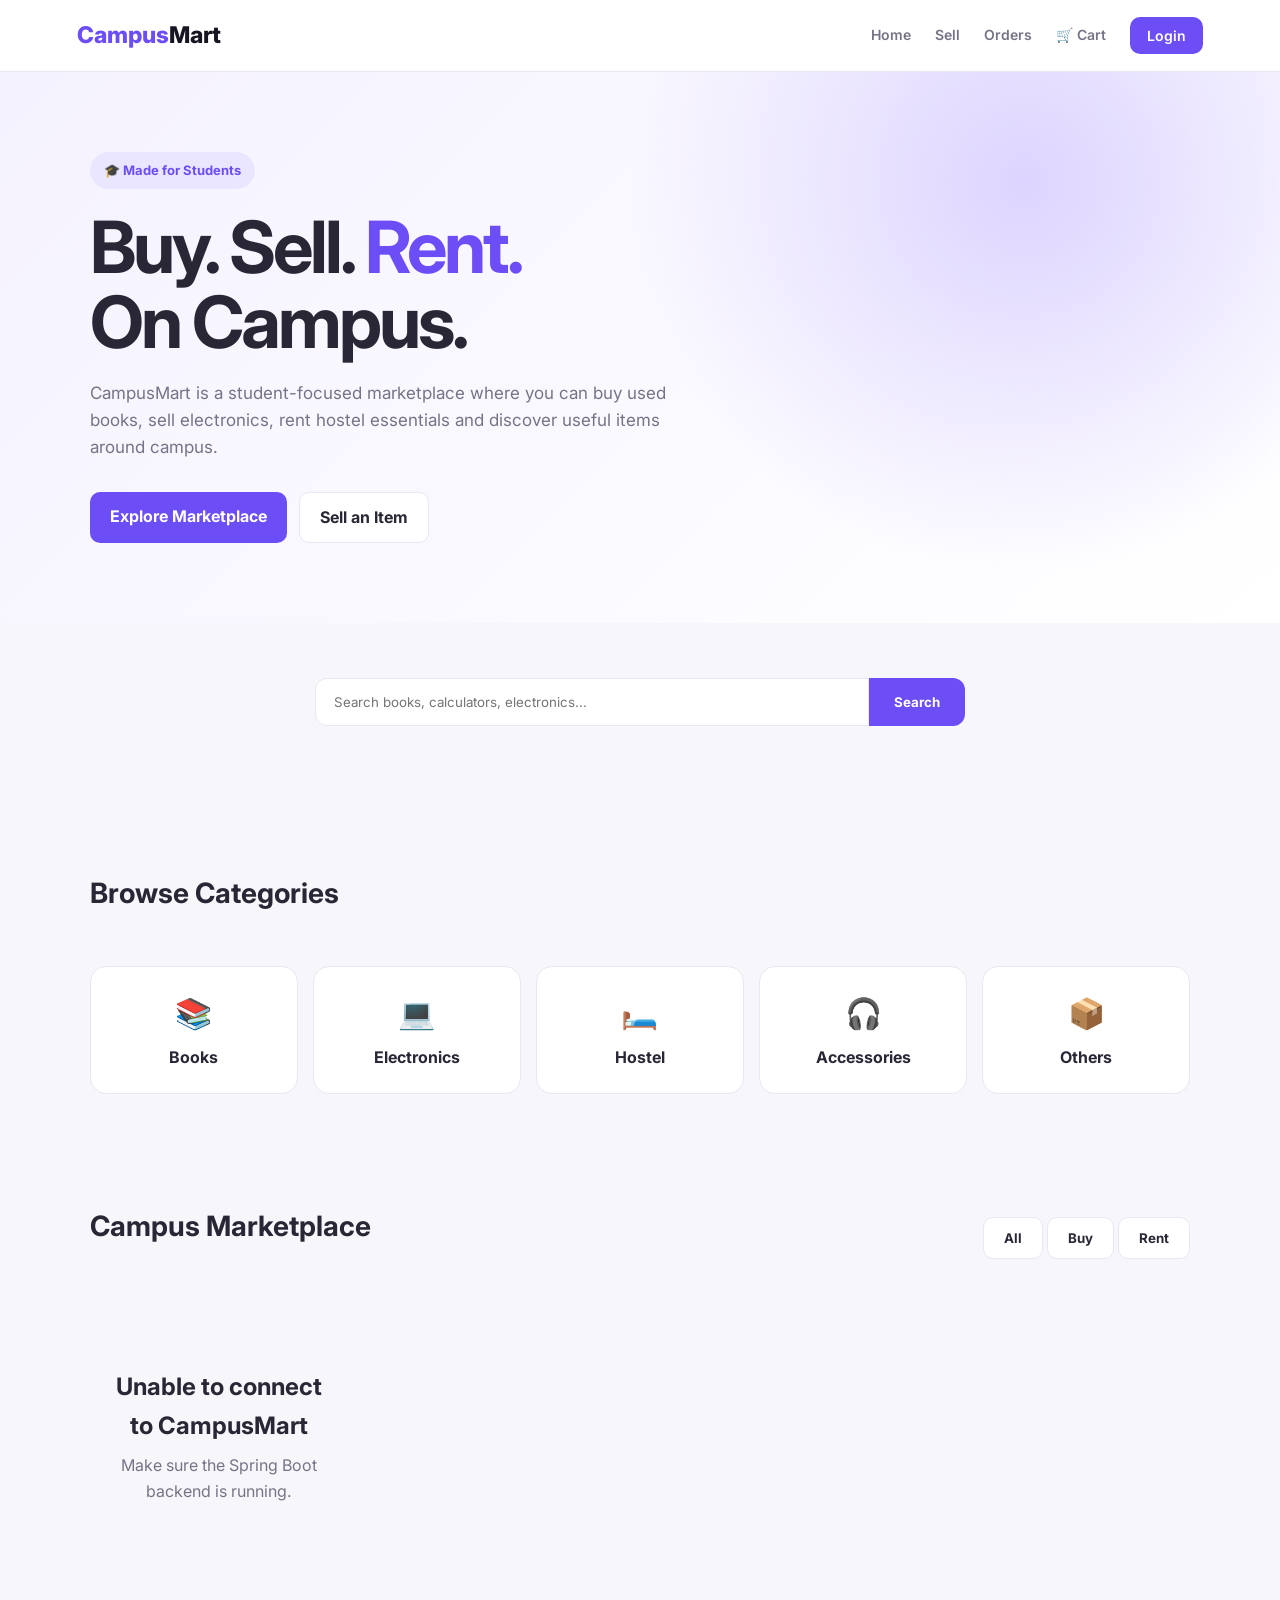
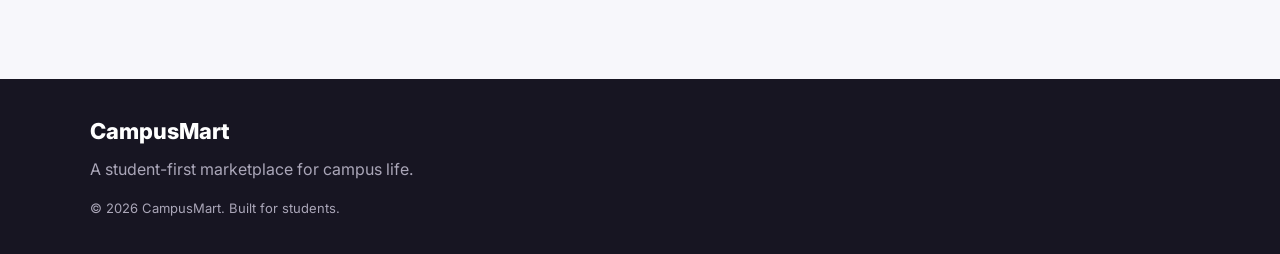
<file: Frontend/index.html>
<!DOCTYPE html>
<html lang="en">

<head>
    <meta charset="UTF-8">
    <meta name="viewport" content="width=device-width, initial-scale=1.0">

    <title>CampusMart | Student Marketplace</title>

    <link rel="stylesheet" href="css/style.css">
</head>

<body>

<nav class="navbar">

    <a href="index.html" class="logo">
        Campus<span>Mart</span>
    </a>

    <div class="nav-links">

        <a href="index.html">Home</a>

        <a href="sell.html">Sell</a>

        <a href="order.html">Orders</a>

        <a href="cart.html" class="cart-link">
            🛒 Cart
        </a>

        <span id="loginArea">
            <a href="login.html" class="nav-btn">Login</a>
        </span>

    </div>

</nav>


<section class="hero">

    <div class="hero-content">

        <div class="hero-badge">
            🎓 Made for Students
        </div>

        <h1>
            Buy. Sell. <span>Rent.</span><br>
            On Campus.
        </h1>

        <p>
            CampusMart is a student-focused marketplace where
            you can buy used books, sell electronics, rent
            hostel essentials and discover useful items around campus.
        </p>

        <div class="hero-actions">

            <a href="#marketplace" class="btn btn-primary">
                Explore Marketplace
            </a>

            <a href="sell.html" class="btn btn-outline">
                Sell an Item
            </a>

        </div>

    </div>

</section>


<section class="section">

    <div class="search-box">

        <input
            type="text"
            id="searchInput"
            placeholder="Search books, calculators, electronics..."
        >

        <button onclick="searchProducts()">
            Search
        </button>

    </div>

</section>


<section class="section">

    <div class="section-header">

        <h2 class="section-title">
            Browse Categories
        </h2>

    </div>

    <div class="category-grid">

        <div class="category-card"
             onclick="filterCategory('Books')">

            <div class="category-icon">📚</div>
            <strong>Books</strong>

        </div>

        <div class="category-card"
             onclick="filterCategory('Electronics')">

            <div class="category-icon">💻</div>
            <strong>Electronics</strong>

        </div>

        <div class="category-card"
             onclick="filterCategory('Hostel')">

            <div class="category-icon">🛏️</div>
            <strong>Hostel</strong>

        </div>

        <div class="category-card"
             onclick="filterCategory('Accessories')">

            <div class="category-icon">🎧</div>
            <strong>Accessories</strong>

        </div>

        <div class="category-card"
             onclick="filterCategory('Others')">

            <div class="category-icon">📦</div>
            <strong>Others</strong>

        </div>

    </div>

</section>


<section class="section" id="marketplace">

    <div class="section-header">

        <h2 class="section-title">
            Campus Marketplace
        </h2>

        <div>
            <button
                class="btn btn-outline"
                onclick="loadProducts()">
                All
            </button>

            <button
                class="btn btn-outline"
                onclick="filterType('SALE')">
                Buy
            </button>

            <button
                class="btn btn-outline"
                onclick="filterType('RENT')">
                Rent
            </button>
        </div>

    </div>

    <div id="productGrid" class="product-grid"></div>

</section>


<footer>

    <div class="footer-logo">
        CampusMart
    </div>

    <p>
        A student-first marketplace for campus life.
    </p>

    <p style="margin-top:15px;font-size:13px;">
        © 2026 CampusMart. Built for students.
    </p>

</footer>


<script src="js/app.js"></script>
<script src="js/products.js"></script>
<script src="js/cart.js"></script>

<script>
    document.addEventListener("DOMContentLoaded", () => {
        loadProducts();
    });
</script>

</body>
</html>
</file>
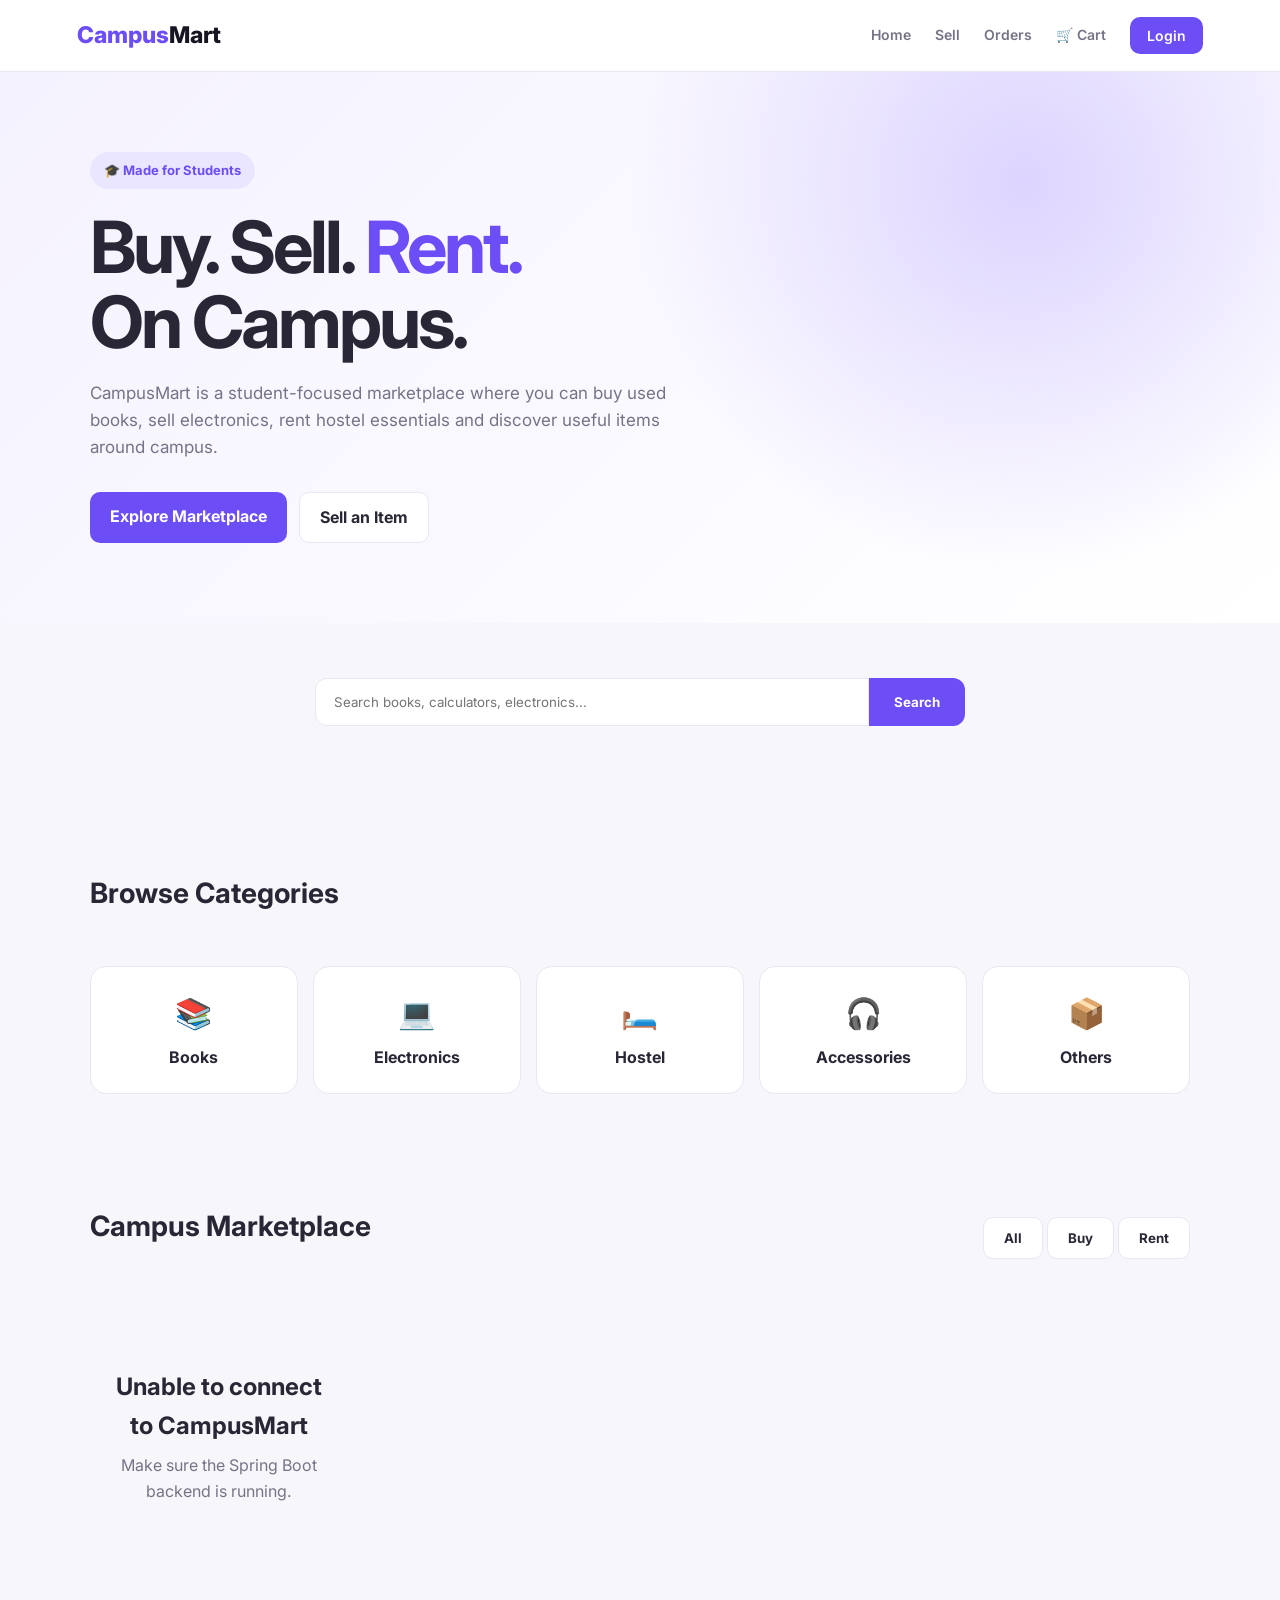
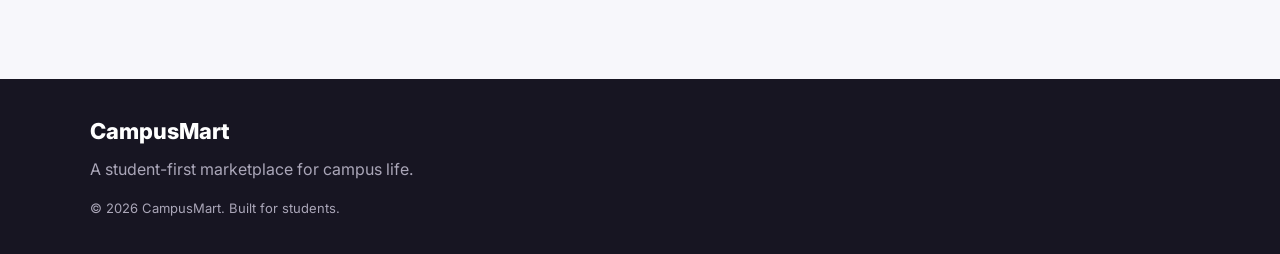
<file: Frontend/admin.html>
<!DOCTYPE html>
<html lang="en">

<head>

    <meta charset="UTF-8">
    <meta name="viewport" content="width=device-width, initial-scale=1.0">

    <title>Admin Dashboard | CampusMart</title>

    <link rel="stylesheet" href="css/style.css">

</head>

<body>

<nav class="navbar">

    <a href="index.html" class="logo">
        Campus<span>Mart</span>
    </a>

    <div class="nav-links">

        <a href="index.html">Marketplace</a>

        <button
            onclick="logout()"
            class="btn btn-outline">
            Logout
        </button>

    </div>

</nav>


<section class="section">

    <h1 style="margin-bottom:8px;">
        Admin Dashboard
    </h1>

    <p style="color:#777;margin-bottom:30px;">
        Manage CampusMart marketplace activity.
    </p>


    <div class="stats-grid">

        <div class="stat-card">

            <p>Total Students</p>

            <h2 id="totalUsers">0</h2>

        </div>


        <div class="stat-card">

            <p>Total Products</p>

            <h2 id="totalProducts">0</h2>

        </div>


        <div class="stat-card">

            <p>Total Orders</p>

            <h2 id="totalOrders">0</h2>

        </div>

    </div>


    <div style="margin-top:35px;">

        <h2 class="section-title">
            Admin Features
        </h2>

        <div class="category-grid">

            <div class="category-card">

                <div class="category-icon">
                    👨‍🎓
                </div>

                <strong>
                    Manage Students
                </strong>

            </div>


            <div class="category-card">

                <div class="category-icon">
                    📦
                </div>

                <strong>
                    Manage Products
                </strong>

            </div>


            <div class="category-card">

                <div class="category-icon">
                    🛒
                </div>

                <strong>
                    Manage Orders
                </strong>

            </div>

        </div>

    </div>

</section>


<script src="js/app.js"></script>
<script src="js/admin.js"></script>

<script>
    loadAdminDashboard();
</script>

</body>
</html>
</file>
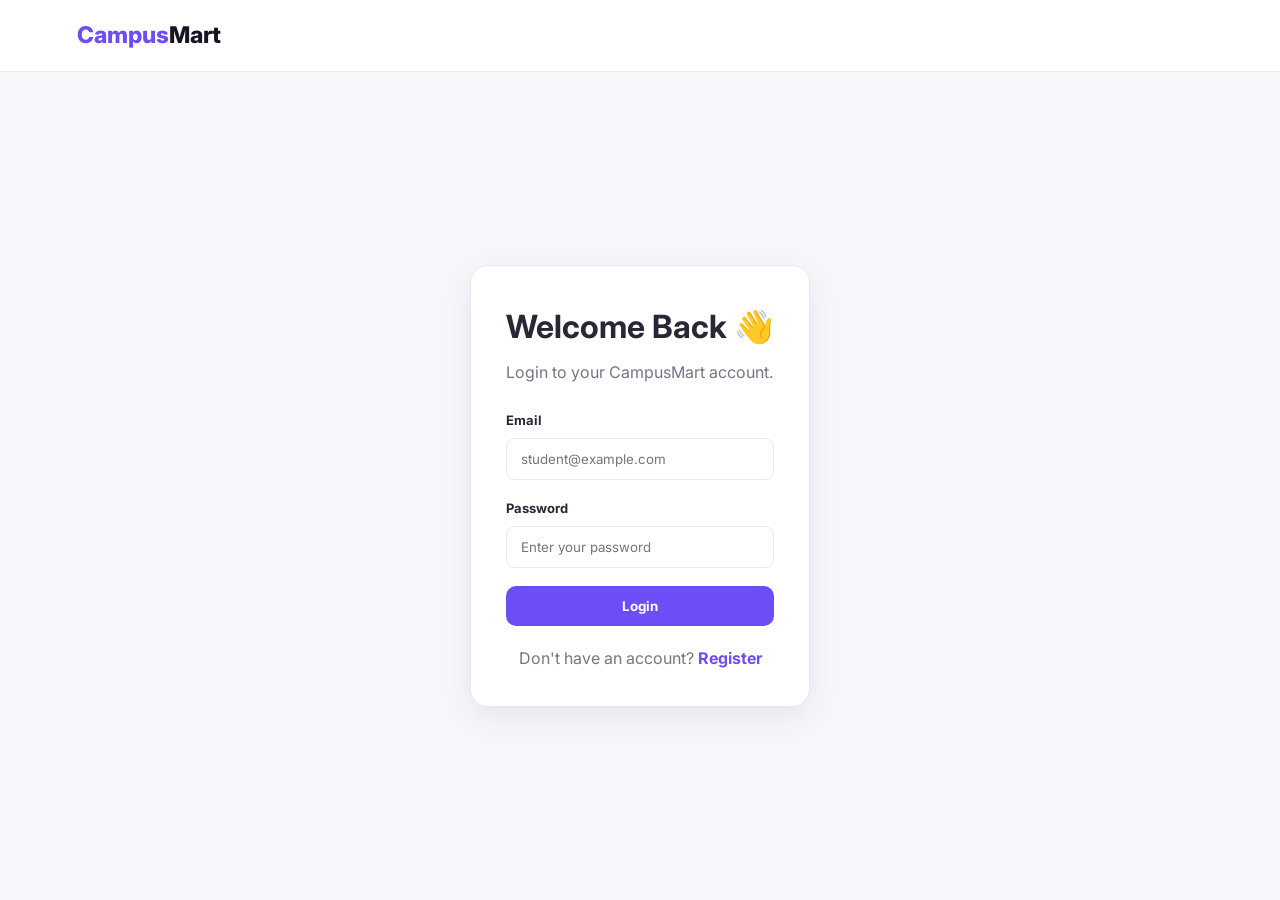
<file: Frontend/login.html>
<!DOCTYPE html>
<html lang="en">

<head>

    <meta charset="UTF-8">
    <meta name="viewport" content="width=device-width, initial-scale=1.0">

    <title>Login | CampusMart</title>

    <link rel="stylesheet" href="css/style.css">

</head>

<body>

<nav class="navbar">

    <a href="index.html" class="logo">
        Campus<span>Mart</span>
    </a>

</nav>


<div class="auth-page">

    <div class="form-container">

        <h1>Welcome Back 👋</h1>

        <p class="form-subtitle">
            Login to your CampusMart account.
        </p>

        <form onsubmit="loginUser(event)">

            <div class="form-group">

                <label>Email</label>

                <input
                    type="email"
                    id="email"
                    placeholder="student@example.com"
                    required
                >

            </div>


            <div class="form-group">

                <label>Password</label>

                <input
                    type="password"
                    id="password"
                    placeholder="Enter your password"
                    required
                >

            </div>


            <button
                type="submit"
                class="btn btn-primary"
                style="width:100%;">
                Login
            </button>

        </form>


        <p style="margin-top:20px;text-align:center;color:#777;">
            Don't have an account?
            <a href="register.html"
               style="color:#6c4df6;font-weight:700;">
                Register
            </a>
        </p>

    </div>

</div>


<script src="js/app.js"></script>
<script src="js/auth.js"></script>

</body>
</html>
</file>
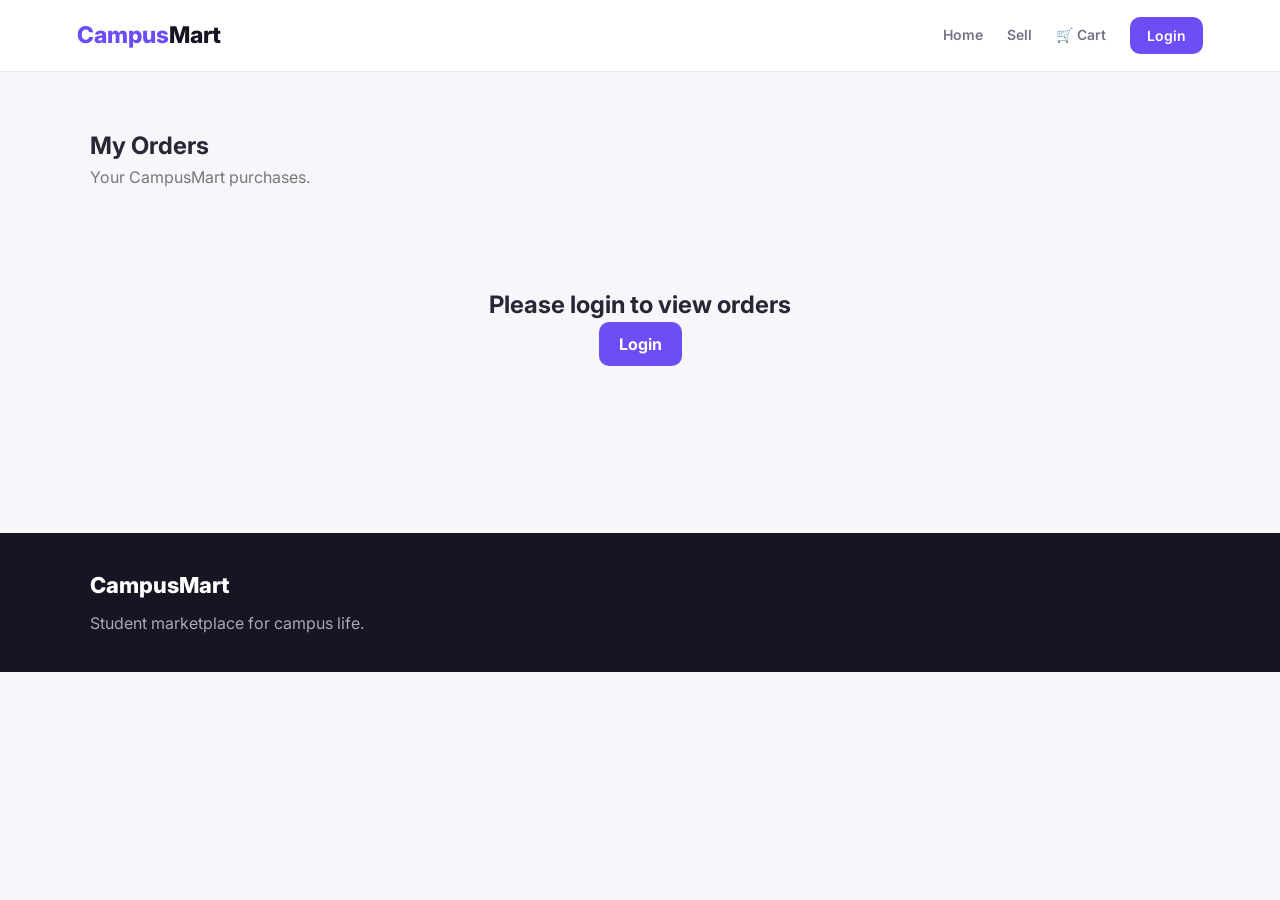
<file: Frontend/order.html>
<!DOCTYPE html>
<html lang="en">

<head>

    <meta charset="UTF-8">
    <meta name="viewport" content="width=device-width, initial-scale=1.0">

    <title>Orders | CampusMart</title>

    <link rel="stylesheet" href="css/style.css">

</head>

<body>

<nav class="navbar">

    <a href="index.html" class="logo">
        Campus<span>Mart</span>
    </a>

    <div class="nav-links">

        <a href="index.html">Home</a>
        <a href="sell.html">Sell</a>
        <a href="cart.html">🛒 Cart</a>

        <span id="loginArea"></span>

    </div>

</nav>


<section class="section">

    <div class="section-header">

        <div>

            <h1>My Orders</h1>

            <p style="color:#777;">
                Your CampusMart purchases.
            </p>

        </div>

    </div>


    <div id="orders">

        <div class="empty-state">
            <h2>Loading orders...</h2>
        </div>

    </div>

</section>


<footer>

    <div class="footer-logo">
        CampusMart
    </div>

    <p>Student marketplace for campus life.</p>

</footer>


<script src="js/app.js"></script>

<script>

async function loadOrders() {

    const user = getUser();

    const container =
        document.getElementById("orders");


    if (!user) {

        container.innerHTML = `

            <div class="empty-state">

                <h2>Please login to view orders</h2>

                <a
                    href="login.html"
                    class="btn btn-primary">
                    Login
                </a>

            </div>

        `;

        return;
    }


    try {

        const response = await fetch(
            `http://localhost:8080/api/orders/user/${user.id}`
        );


        if (!response.ok) {
            throw new Error();
        }


        const orders = await response.json();


        if (!orders.length) {

            container.innerHTML = `

                <div class="empty-state">

                    <h2>No orders yet 📦</h2>

                    <p>
                        Your purchases will appear here.
                    </p>

                    <a
                        href="index.html"
                        class="btn btn-primary">
                        Browse Marketplace
                    </a>

                </div>

            `;

            return;
        }


        container.innerHTML = orders.map(order => `

            <div class="order-card">

                <div class="order-header">

                    <strong>
                        Order #${order.id}
                    </strong>

                    <span class="status">
                        ${order.status}
                    </span>

                </div>


                <p>
                    Pickup:
                    ${order.pickupLocation}
                </p>


                <p>
                    Date:
                    ${new Date(order.orderDate)
                        .toLocaleString()}
                </p>


                <div style="margin-top:15px;">

                    ${order.items.map(item => `

                        <div style="
                            display:flex;
                            justify-content:space-between;
                            padding:8px 0;
                            border-bottom:1px solid #eee;">

                            <span>
                                ${item.productName}
                                × ${item.quantity}
                            </span>

                            <strong>
                                ₹${item.price * item.quantity}
                            </strong>

                        </div>

                    `).join("")}

                </div>


                <div style="
                    text-align:right;
                    margin-top:15px;
                    font-size:20px;
                    font-weight:800;">

                    Total:
                    ₹${order.totalAmount}

                </div>

            </div>

        `).join("");


    } catch (error) {

        container.innerHTML = `

            <div class="empty-state">

                <h2>Unable to load orders</h2>

                <p>
                    Make sure your Spring Boot backend is running.
                </p>

            </div>

        `;
    }
}


loadOrders();

</script>

</body>
</html>
</file>
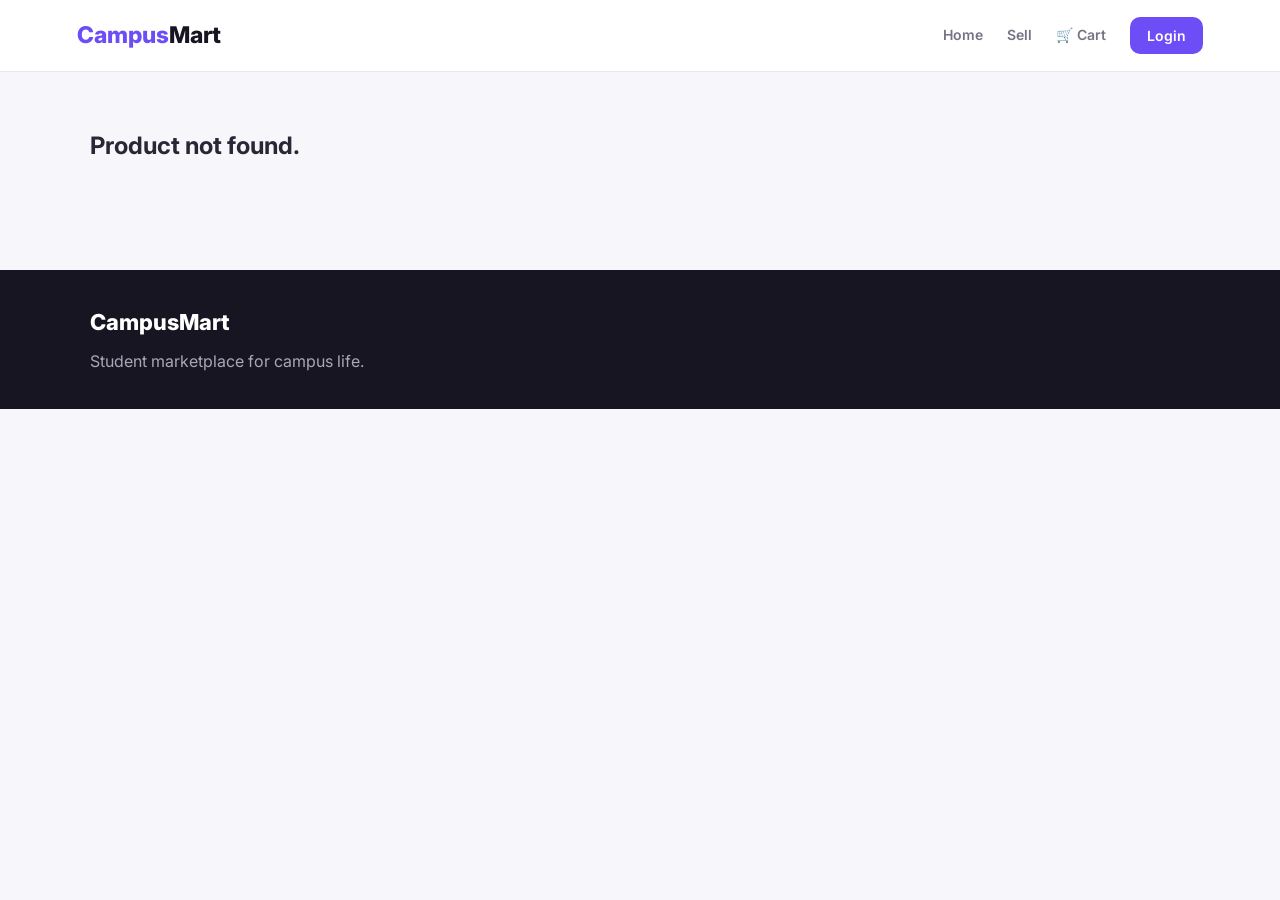
<file: Frontend/product.html>
<!DOCTYPE html>
<html lang="en">

<head>

    <meta charset="UTF-8">
    <meta name="viewport" content="width=device-width, initial-scale=1.0">

    <title>Product | CampusMart</title>

    <link rel="stylesheet" href="css/style.css">

</head>

<body>

<nav class="navbar">

    <a href="index.html" class="logo">
        Campus<span>Mart</span>
    </a>

    <div class="nav-links">

        <a href="index.html">Home</a>
        <a href="sell.html">Sell</a>
        <a href="cart.html">🛒 Cart</a>

        <span id="loginArea"></span>

    </div>

</nav>


<section class="section">

    <div id="productDetail">

        <div class="empty-state">
            <h2>Loading product...</h2>
        </div>

    </div>

</section>


<footer>

    <div class="footer-logo">CampusMart</div>

    <p>Student marketplace for campus life.</p>

</footer>


<script src="js/app.js"></script>
<script src="js/cart.js"></script>

<script>

const API = "http://localhost:8080/api/products";

async function loadProduct() {

    const params = new URLSearchParams(
        window.location.search
    );

    const id = params.get("id");

    if (!id) {
        document.getElementById("productDetail").innerHTML =
            "<h2>Product not found.</h2>";
        return;
    }

    try {

        const response = await fetch(`${API}/${id}`);

        if (!response.ok) {
            throw new Error();
        }

        const product = await response.json();

        const image = product.imageUrl
            ? `<img src="${product.imageUrl}" alt="${product.name}">`
            : "📦";

        document.getElementById("productDetail").innerHTML = `

            <div class="product-detail">

                <div class="detail-image">
                    ${image}
                </div>


                <div class="detail-content">

                    <span class="badge">
                        ${product.listingType || "SALE"}
                    </span>

                    <h1>${product.name}</h1>

                    <div class="detail-price">
                        ₹${product.price || 0}
                    </div>

                    <p class="detail-description">
                        ${product.description || "No description available."}
                    </p>


                    <div class="detail-info">

                        <div class="info-box">
                            <small>Category</small>
                            <strong>
                                ${product.category || "General"}
                            </strong>
                        </div>

                        <div class="info-box">
                            <small>Condition</small>
                            <strong>
                                ${product.conditionType || "Used"}
                            </strong>
                        </div>

                        <div class="info-box">
                            <small>Location</small>
                            <strong>
                                📍 ${product.location || "Campus"}
                            </strong>
                        </div>

                        <div class="info-box">
                            <small>Seller</small>
                            <strong>
                                ${product.sellerName || "Student"}
                            </strong>
                        </div>

                    </div>


                    <button
                        class="btn btn-primary"
                        onclick="addToCart(${product.id})"
                        style="width:100%;margin-top:15px;">
                        🛒 Add to Cart
                    </button>

                </div>

            </div>

        `;

    } catch (error) {

        document.getElementById("productDetail").innerHTML = `
            <div class="empty-state">
                <h2>Product unavailable</h2>
                <p>Make sure the backend is running.</p>
            </div>
        `;
    }
}

loadProduct();

</script>

</body>
</html>
</file>
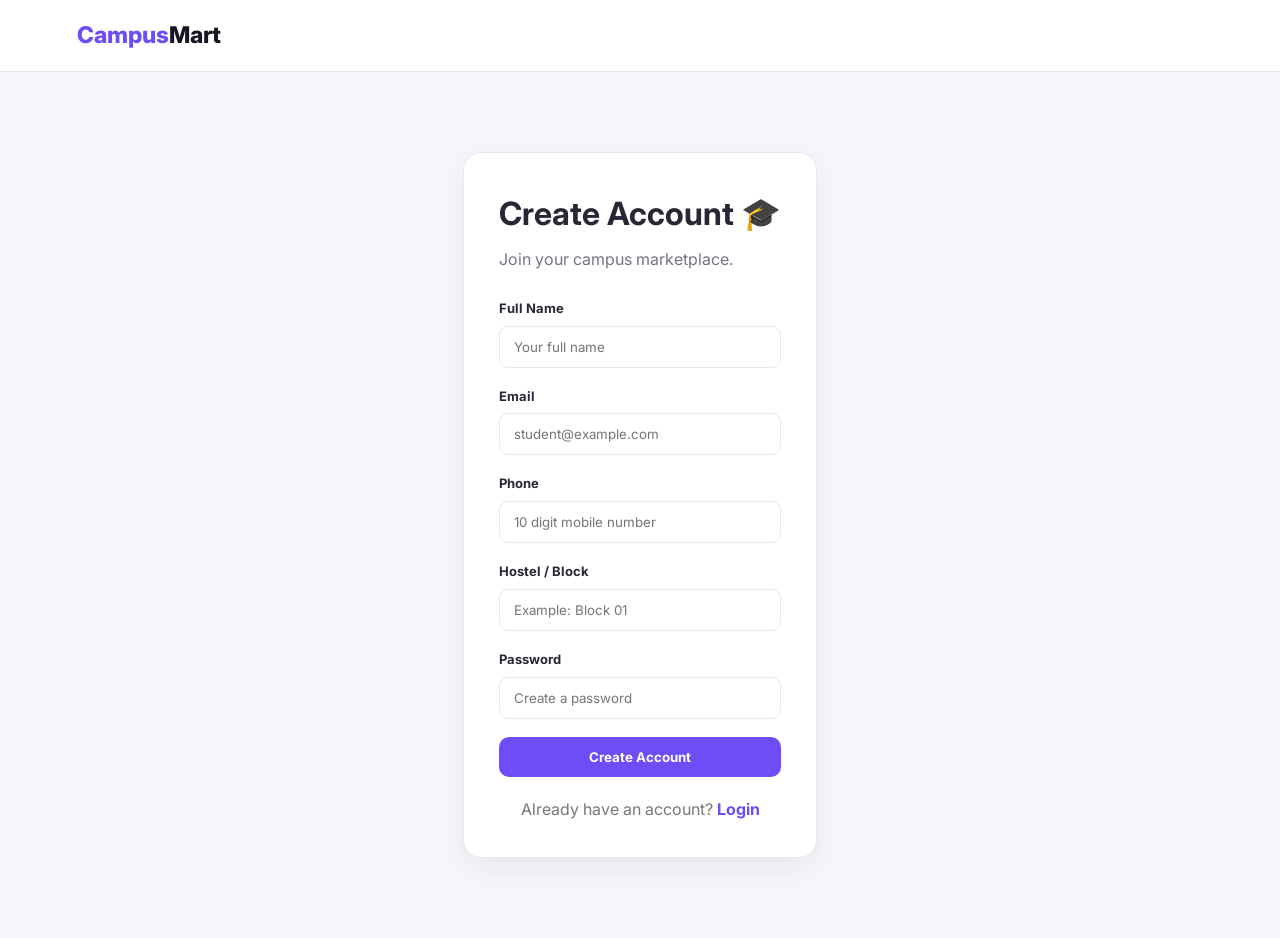
<file: Frontend/register.html>
<!DOCTYPE html>
<html lang="en">

<head>

    <meta charset="UTF-8">
    <meta name="viewport" content="width=device-width, initial-scale=1.0">

    <title>Register | CampusMart</title>

    <link rel="stylesheet" href="css/style.css">

</head>

<body>

<nav class="navbar">

    <a href="index.html" class="logo">
        Campus<span>Mart</span>
    </a>

</nav>


<div class="auth-page">

    <div class="form-container">

        <h1>Create Account 🎓</h1>

        <p class="form-subtitle">
            Join your campus marketplace.
        </p>


        <form onsubmit="registerUser(event)">

            <div class="form-group">

                <label>Full Name</label>

                <input
                    type="text"
                    id="name"
                    placeholder="Your full name"
                    required
                >

            </div>


            <div class="form-group">

                <label>Email</label>

                <input
                    type="email"
                    id="email"
                    placeholder="student@example.com"
                    required
                >

            </div>


            <div class="form-group">

                <label>Phone</label>

                <input
                    type="tel"
                    id="phone"
                    placeholder="10 digit mobile number"
                    required
                >

            </div>


            <div class="form-group">

                <label>Hostel / Block</label>

                <input
                    type="text"
                    id="hostel"
                    placeholder="Example: Block 01"
                    required
                >

            </div>


            <div class="form-group">

                <label>Password</label>

                <input
                    type="password"
                    id="password"
                    placeholder="Create a password"
                    required
                >

            </div>


            <button
                type="submit"
                class="btn btn-primary"
                style="width:100%;">
                Create Account
            </button>

        </form>


        <p style="margin-top:20px;text-align:center;color:#777;">

            Already have an account?

            <a href="login.html"
               style="color:#6c4df6;font-weight:700;">
                Login
            </a>

        </p>

    </div>

</div>


<script src="js/app.js"></script>
<script src="js/auth.js"></script>

</body>
</html>
</file>
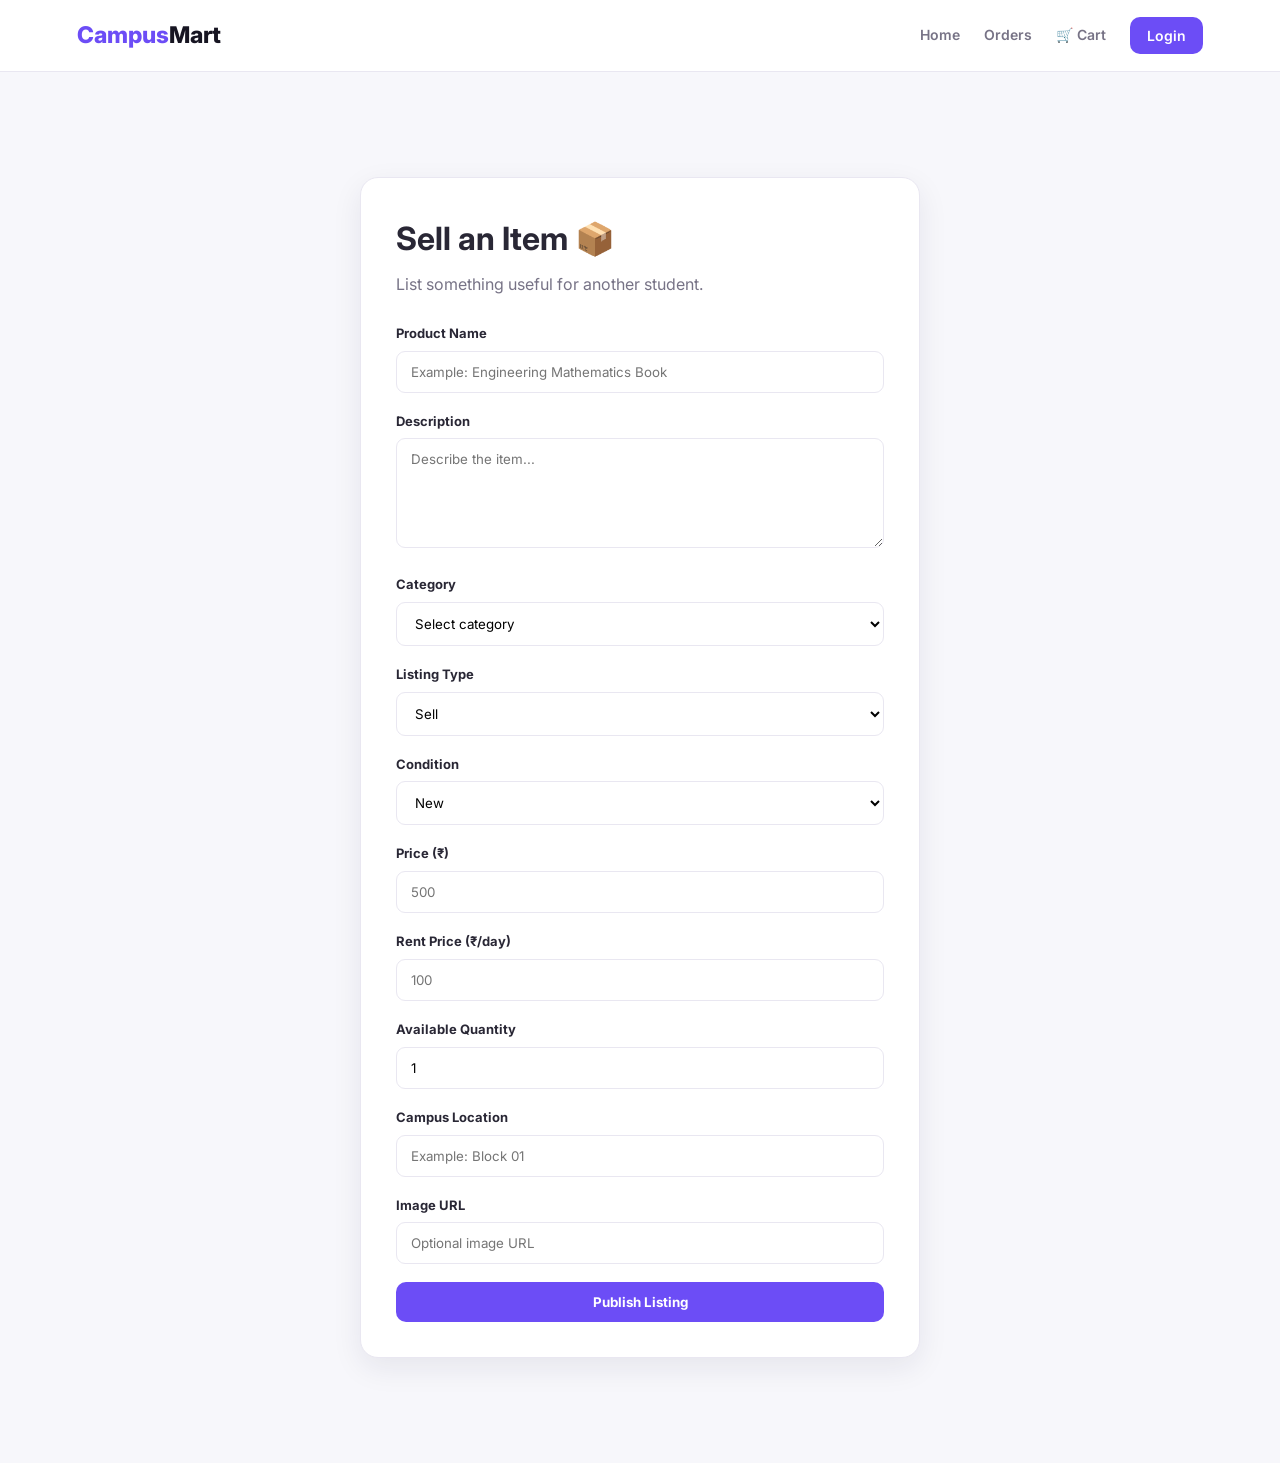
<file: Frontend/sell.html>
<!DOCTYPE html>
<html lang="en">

<head>

    <meta charset="UTF-8">
    <meta name="viewport" content="width=device-width, initial-scale=1.0">

    <title>Sell an Item | CampusMart</title>

    <link rel="stylesheet" href="css/style.css">

</head>

<body>

<nav class="navbar">

    <a href="index.html" class="logo">
        Campus<span>Mart</span>
    </a>

    <div class="nav-links">

        <a href="index.html">Home</a>
        <a href="order.html">Orders</a>
        <a href="cart.html">🛒 Cart</a>

        <span id="loginArea"></span>

    </div>

</nav>


<div class="section">

    <div class="form-container">

        <h1>Sell an Item 📦</h1>

        <p class="form-subtitle">
            List something useful for another student.
        </p>


        <form onsubmit="sellProduct(event)">

            <div class="form-group">

                <label>Product Name</label>

                <input
                    id="name"
                    type="text"
                    placeholder="Example: Engineering Mathematics Book"
                    required
                >

            </div>


            <div class="form-group">

                <label>Description</label>

                <textarea
                    id="description"
                    placeholder="Describe the item..."
                    required></textarea>

            </div>


            <div class="form-group">

                <label>Category</label>

                <select id="category" required>

                    <option value="">Select category</option>
                    <option value="Books">Books</option>
                    <option value="Electronics">Electronics</option>
                    <option value="Hostel">Hostel</option>
                    <option value="Accessories">Accessories</option>
                    <option value="Others">Others</option>

                </select>

            </div>


            <div class="form-group">

                <label>Listing Type</label>

                <select id="listingType" required>

                    <option value="SALE">Sell</option>
                    <option value="RENT">Rent</option>
                    <option value="EXCHANGE">Exchange</option>

                </select>

            </div>


            <div class="form-group">

                <label>Condition</label>

                <select id="conditionType" required>

                    <option value="NEW">New</option>
                    <option value="LIKE_NEW">Like New</option>
                    <option value="GOOD">Good</option>
                    <option value="USED">Used</option>

                </select>

            </div>


            <div class="form-group">

                <label>Price (₹)</label>

                <input
                    id="price"
                    type="number"
                    min="0"
                    placeholder="500"
                    required
                >

            </div>


            <div class="form-group">

                <label>Rent Price (₹/day)</label>

                <input
                    id="rentPrice"
                    type="number"
                    min="0"
                    placeholder="100"
                >

            </div>


            <div class="form-group">

                <label>Available Quantity</label>

                <input
                    id="stock"
                    type="number"
                    min="1"
                    value="1"
                    required
                >

            </div>


            <div class="form-group">

                <label>Campus Location</label>

                <input
                    id="location"
                    type="text"
                    placeholder="Example: Block 01"
                    required
                >

            </div>


            <div class="form-group">

                <label>Image URL</label>

                <input
                    id="imageUrl"
                    type="url"
                    placeholder="Optional image URL"
                >

            </div>


            <button
                type="submit"
                class="btn btn-primary"
                style="width:100%;">
                Publish Listing
            </button>

        </form>

    </div>

</div>


<script src="js/app.js"></script>

<script>

async function sellProduct(event) {

    event.preventDefault();

    const user = getUser();

    if (!user) {

        alert("Please login first.");

        window.location.href = "login.html";

        return;
    }


    const product = {

        name: document.getElementById("name").value,

        description:
            document.getElementById("description").value,

        category:
            document.getElementById("category").value,

        listingType:
            document.getElementById("listingType").value,

        conditionType:
            document.getElementById("conditionType").value,

        price:
            Number(document.getElementById("price").value),

        rentPrice:
            Number(document.getElementById("rentPrice").value || 0),

        stock:
            Number(document.getElementById("stock").value),

        location:
            document.getElementById("location").value,

        imageUrl:
            document.getElementById("imageUrl").value,

        sellerId:
            user.id,

        sellerName:
            user.name
    };


    try {

        const response = await fetch(
            "http://localhost:8080/api/products",
            {
                method: "POST",

                headers: {
                    "Content-Type": "application/json"
                },

                body: JSON.stringify(product)
            }
        );


        if (!response.ok) {
            throw new Error("Could not publish listing.");
        }


        alert("Your item has been listed successfully!");

        window.location.href = "index.html";


    } catch (error) {

        alert(error.message);

    }
}

</script>

</body>
</html>
</file>
<file: Frontend/css/style.css>
@import url('https://fonts.googleapis.com/css2?family=Inter:wght@400;500;600;700;800&display=swap');

* {
    margin: 0;
    padding: 0;
    box-sizing: border-box;
}

:root {
    --primary: #6c4df6;
    --primary-dark: #5235d4;
    --secondary: #8b5cf6;
    --dark: #171522;
    --text: #292735;
    --muted: #777386;
    --light: #f7f7fb;
    --white: #ffffff;
    --border: #e9e7f1;
    --success: #16a34a;
    --danger: #dc2626;
    --shadow: 0 10px 30px rgba(30, 25, 60, 0.08);
}

body {
    font-family: "Inter", sans-serif;
    background: var(--light);
    color: var(--text);
    line-height: 1.6;
}

a {
    text-decoration: none;
    color: inherit;
}

button,
input,
select,
textarea {
    font-family: inherit;
}

button {
    cursor: pointer;
    border: none;
}

/* NAVBAR */

.navbar {
    height: 72px;
    background: var(--white);
    border-bottom: 1px solid var(--border);
    display: flex;
    align-items: center;
    padding: 0 6%;
    gap: 30px;
    position: sticky;
    top: 0;
    z-index: 1000;
}

.logo {
    font-size: 23px;
    font-weight: 800;
    color: var(--primary);
    white-space: nowrap;
}

.logo span {
    color: var(--dark);
}

.nav-links {
    display: flex;
    gap: 24px;
    margin-left: auto;
    align-items: center;
}

.nav-links a {
    color: var(--muted);
    font-size: 14px;
    font-weight: 600;
}

.nav-links a:hover {
    color: var(--primary);
}

.nav-btn {
    padding: 10px 17px;
    border-radius: 10px;
    background: var(--primary);
    color: white !important;
}

.cart-link {
    position: relative;
}

/* HERO */

.hero {
    min-height: 440px;
    padding: 80px 7%;
    display: flex;
    align-items: center;
    background:
        radial-gradient(circle at 80% 20%, #ddd4ff 0, transparent 35%),
        linear-gradient(135deg, #f5f2ff, #ffffff);
}

.hero-content {
    max-width: 680px;
}

.hero-badge {
    display: inline-block;
    padding: 8px 14px;
    background: #ebe6ff;
    color: var(--primary);
    border-radius: 50px;
    font-size: 13px;
    font-weight: 700;
    margin-bottom: 20px;
}

.hero h1 {
    font-size: clamp(42px, 6vw, 72px);
    line-height: 1.05;
    letter-spacing: -3px;
    margin-bottom: 20px;
}

.hero h1 span {
    color: var(--primary);
}

.hero p {
    max-width: 600px;
    color: var(--muted);
    font-size: 17px;
    margin-bottom: 30px;
}

.hero-actions {
    display: flex;
    gap: 12px;
    flex-wrap: wrap;
}

/* BUTTONS */

.btn {
    padding: 12px 20px;
    border-radius: 10px;
    font-weight: 700;
    transition: 0.2s;
}

.btn-primary {
    background: var(--primary);
    color: white;
}

.btn-primary:hover {
    background: var(--primary-dark);
    transform: translateY(-1px);
}

.btn-outline {
    background: white;
    color: var(--text);
    border: 1px solid var(--border);
}

.btn-outline:hover {
    border-color: var(--primary);
    color: var(--primary);
}

/* SECTIONS */

.section {
    padding: 55px 7%;
}

.section-title {
    font-size: 28px;
    margin-bottom: 25px;
}

.section-header {
    display: flex;
    justify-content: space-between;
    align-items: center;
    margin-bottom: 25px;
}

/* SEARCH */

.search-box {
    display: flex;
    max-width: 650px;
    margin: 0 auto 35px;
}

.search-box input {
    flex: 1;
    padding: 15px 18px;
    border: 1px solid var(--border);
    border-radius: 12px 0 0 12px;
    outline: none;
    background: white;
}

.search-box button {
    padding: 0 25px;
    border-radius: 0 12px 12px 0;
    background: var(--primary);
    color: white;
    font-weight: 700;
}

/* CATEGORIES */

.category-grid {
    display: grid;
    grid-template-columns: repeat(auto-fit, minmax(150px, 1fr));
    gap: 15px;
}

.category-card {
    background: white;
    padding: 22px;
    border: 1px solid var(--border);
    border-radius: 16px;
    text-align: center;
    transition: 0.2s;
}

.category-card:hover {
    transform: translateY(-4px);
    box-shadow: var(--shadow);
    border-color: #d5cdfd;
}

.category-icon {
    font-size: 30px;
    margin-bottom: 8px;
}

/* PRODUCTS */

.product-grid {
    display: grid;
    grid-template-columns: repeat(auto-fill, minmax(235px, 1fr));
    gap: 22px;
}

.product-card {
    background: white;
    border: 1px solid var(--border);
    border-radius: 16px;
    overflow: hidden;
    transition: 0.25s;
}

.product-card:hover {
    transform: translateY(-5px);
    box-shadow: var(--shadow);
}

.product-image {
    height: 190px;
    background: #f0eef8;
    display: flex;
    align-items: center;
    justify-content: center;
    font-size: 55px;
    overflow: hidden;
}

.product-image img {
    width: 100%;
    height: 100%;
    object-fit: cover;
}

.product-info {
    padding: 17px;
}

.product-info h3 {
    font-size: 17px;
    margin-bottom: 7px;
}

.product-info p {
    color: var(--muted);
    font-size: 13px;
}

.product-price {
    font-size: 20px;
    font-weight: 800;
    margin: 10px 0;
}

.product-meta {
    display: flex;
    justify-content: space-between;
    margin-bottom: 13px;
    font-size: 12px;
    color: var(--muted);
}

.badge {
    display: inline-block;
    padding: 5px 9px;
    border-radius: 7px;
    background: #eeeaff;
    color: var(--primary);
    font-size: 11px;
    font-weight: 700;
}

/* FORMS */

.form-container {
    max-width: 560px;
    margin: 50px auto;
    background: white;
    padding: 35px;
    border-radius: 18px;
    border: 1px solid var(--border);
    box-shadow: var(--shadow);
}

.form-container h1 {
    margin-bottom: 8px;
}

.form-subtitle {
    color: var(--muted);
    margin-bottom: 25px;
}

.form-group {
    margin-bottom: 18px;
}

.form-group label {
    display: block;
    font-size: 13px;
    font-weight: 700;
    margin-bottom: 7px;
}

.form-group input,
.form-group select,
.form-group textarea {
    width: 100%;
    padding: 12px 14px;
    border: 1px solid var(--border);
    border-radius: 9px;
    outline: none;
    background: white;
}

.form-group textarea {
    min-height: 110px;
    resize: vertical;
}

.form-group input:focus,
.form-group select:focus,
.form-group textarea:focus {
    border-color: var(--primary);
}

/* AUTH */

.auth-page {
    min-height: calc(100vh - 72px);
    display: flex;
    justify-content: center;
    align-items: center;
    padding: 30px;
}

/* PRODUCT DETAIL */

.product-detail {
    display: grid;
    grid-template-columns: 1fr 1fr;
    gap: 45px;
    background: white;
    padding: 35px;
    border-radius: 20px;
    border: 1px solid var(--border);
}

.detail-image {
    min-height: 400px;
    border-radius: 16px;
    background: #f0eef8;
    display: flex;
    justify-content: center;
    align-items: center;
    font-size: 100px;
    overflow: hidden;
}

.detail-image img {
    width: 100%;
    height: 100%;
    object-fit: cover;
}

.detail-content h1 {
    font-size: 38px;
    margin-bottom: 10px;
}

.detail-price {
    font-size: 32px;
    font-weight: 800;
    color: var(--primary);
    margin: 20px 0;
}

.detail-description {
    color: var(--muted);
    margin-bottom: 20px;
}

.detail-info {
    display: grid;
    grid-template-columns: 1fr 1fr;
    gap: 12px;
    margin: 20px 0;
}

.info-box {
    padding: 12px;
    background: var(--light);
    border-radius: 10px;
}

.info-box small {
    display: block;
    color: var(--muted);
}

/* CART */

.cart-container {
    max-width: 950px;
    margin: 50px auto;
}

.cart-item {
    background: white;
    border: 1px solid var(--border);
    border-radius: 14px;
    padding: 18px;
    display: flex;
    justify-content: space-between;
    align-items: center;
    margin-bottom: 12px;
}

.cart-summary {
    background: white;
    border: 1px solid var(--border);
    border-radius: 15px;
    padding: 25px;
    margin-top: 25px;
}

.summary-row {
    display: flex;
    justify-content: space-between;
    margin: 10px 0;
}

.total {
    font-size: 22px;
    font-weight: 800;
}

/* ORDERS */

.order-card {
    background: white;
    padding: 22px;
    border: 1px solid var(--border);
    border-radius: 15px;
    margin-bottom: 15px;
}

.order-header {
    display: flex;
    justify-content: space-between;
    margin-bottom: 12px;
}

.status {
    padding: 5px 10px;
    border-radius: 7px;
    background: #e8f8ed;
    color: var(--success);
    font-size: 12px;
    font-weight: 700;
}

/* PROFILE */

.profile-card {
    max-width: 650px;
    margin: 50px auto;
    background: white;
    padding: 35px;
    border-radius: 18px;
    border: 1px solid var(--border);
}

.profile-avatar {
    width: 85px;
    height: 85px;
    border-radius: 50%;
    background: #ebe6ff;
    color: var(--primary);
    display: flex;
    justify-content: center;
    align-items: center;
    font-size: 32px;
    font-weight: 800;
    margin-bottom: 20px;
}

/* ADMIN */

.stats-grid {
    display: grid;
    grid-template-columns: repeat(auto-fit, minmax(190px, 1fr));
    gap: 18px;
}

.stat-card {
    background: white;
    padding: 25px;
    border-radius: 15px;
    border: 1px solid var(--border);
}

.stat-card h2 {
    font-size: 32px;
    margin-top: 8px;
    color: var(--primary);
}

/* EMPTY */

.empty-state {
    text-align: center;
    padding: 70px 20px;
    color: var(--muted);
}

.empty-state h2 {
    color: var(--text);
    margin-bottom: 8px;
}

/* FOOTER */

footer {
    background: var(--dark);
    color: #aaa6b8;
    padding: 35px 7%;
    margin-top: 50px;
}

.footer-logo {
    color: white;
    font-size: 22px;
    font-weight: 800;
    margin-bottom: 8px;
}

/* TOAST */

.toast {
    position: fixed;
    right: 25px;
    bottom: 25px;
    background: var(--dark);
    color: white;
    padding: 13px 18px;
    border-radius: 10px;
    z-index: 2000;
    display: none;
}

/* RESPONSIVE */

@media (max-width: 800px) {

    .navbar {
        padding: 0 4%;
        gap: 12px;
    }

    .nav-links {
        gap: 10px;
    }

    .nav-links a:not(.nav-btn) {
        display: none;
    }

    .hero {
        padding: 60px 5%;
    }

    .section {
        padding: 40px 5%;
    }

    .product-detail {
        grid-template-columns: 1fr;
    }

    .detail-image {
        min-height: 280px;
    }

    .cart-item {
        flex-direction: column;
        gap: 15px;
        align-items: flex-start;
    }
}
</file>
